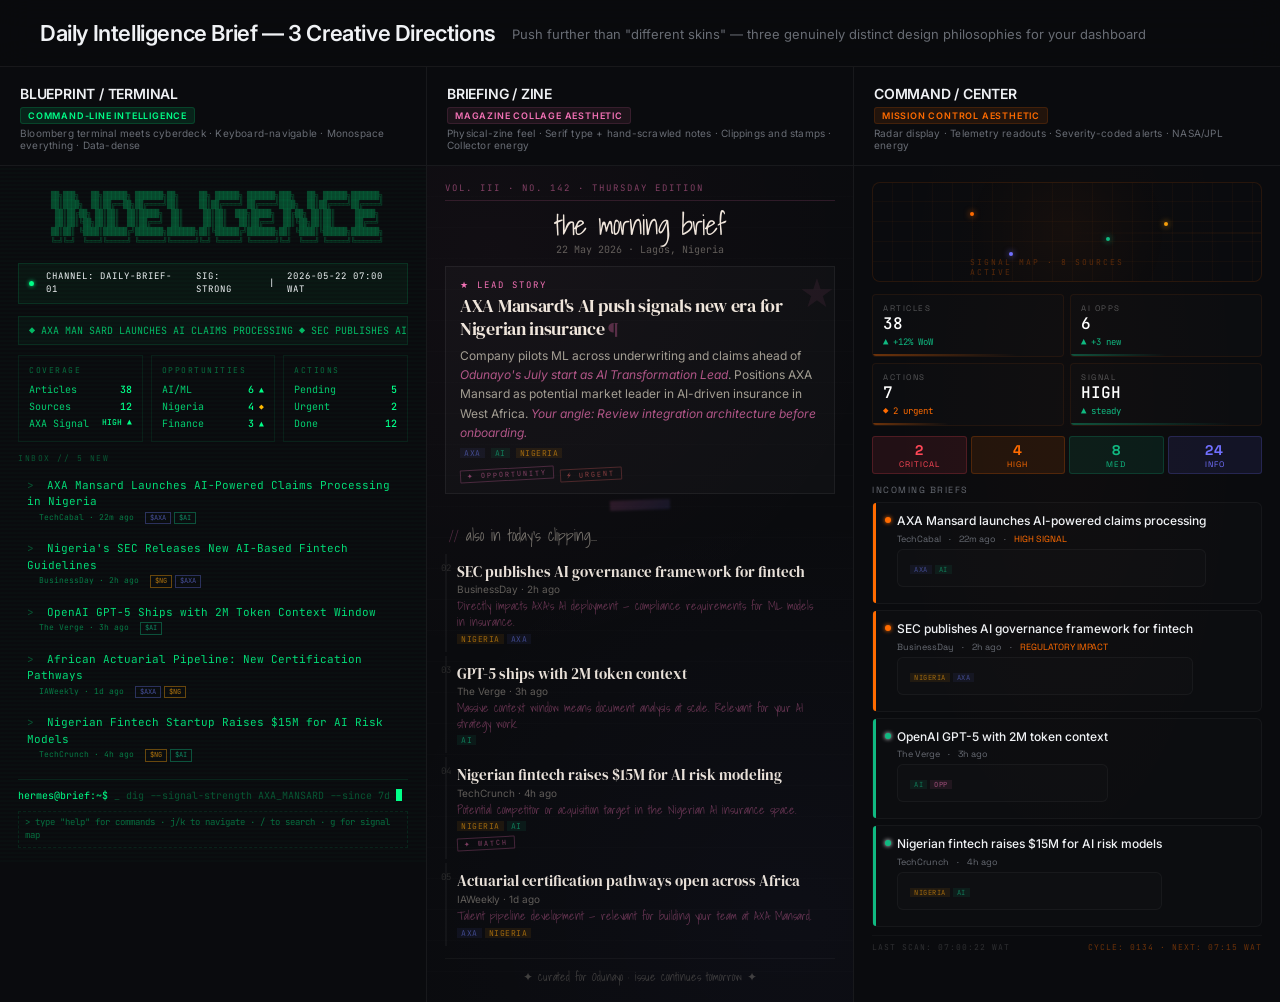
<file: design-directions-v2.html>
<!DOCTYPE html>
<html lang="en">
<head>
<meta charset="UTF-8">
<meta name="viewport" content="width=device-width, initial-scale=1.0">
<title>Daily Intelligence Brief — 3 Creative Directions</title>
<link href="https://fonts.googleapis.com/css2?family=Inter:wght@300;400;500;600;700&family=DM+Serif+Display:ital@0;1&family=JetBrains+Mono:wght@300;400;500;700&family=Shadows+Into+Light&family=Space+Grotesk:wght@400;500;600;700&family=Syne:wght@400;500;600;700;800&display=swap" rel="stylesheet">
<style>
*, *::before, *::after { box-sizing: border-box; margin: 0; padding: 0; }
:root {
  --bg: #0a0b0e; --panel: #111215; --surface: #18191d;
  --hover: #212226; --border: rgba(255,255,255,0.06);
  --text: #f0f2f5; --text-secondary: #a0a5b0; --text-tertiary: #686c74;
  --accent: #7170ff; --accent-hover: #8b8aff;
  --font: 'Inter', system-ui, sans-serif;
  --font-serif: 'DM Serif Display', Georgia, serif;
  --font-mono: 'JetBrains Mono', monospace;
  --font-display: 'Syne', sans-serif;
  --font-grotesk: 'Space Grotesk', sans-serif;
  --font-hand: 'Shadows Into Light', cursive;
}
body { font-family: var(--font); background: var(--bg); color: var(--text); min-height: 100vh; }
.page-header {
  position: sticky; top: 0; z-index: 100;
  background: rgba(10,11,14,0.85); backdrop-filter: blur(16px);
  border-bottom: 1px solid var(--border);
  padding: 20px 40px; display: flex; align-items: center; gap: 16px;
}
.page-header h1 { font-size: 22px; font-weight: 600; letter-spacing: -0.4px; }
.page-header .sub { color: var(--text-tertiary); font-size: 13px; margin-top: 2px; }
.badge { font-size: 10px; padding: 2px 8px; border-radius: 3px; font-weight: 600; text-transform: uppercase; letter-spacing: 0.5px; }

.directions { display: flex; gap: 0; min-height: calc(100vh - 80px); }
.direction { flex: 1; border-right: 1px solid var(--border); display: flex; flex-direction: column; min-width: 0; overflow: hidden; }
.direction:last-child { border-right: none; }

.dir-header {
  padding: 18px 20px 14px; border-bottom: 1px solid var(--border); flex-shrink: 0;
}
.dir-header h2 { font-size: 14px; font-weight: 600; letter-spacing: -0.2px; }
.dir-tag { display: inline-block; font-size: 9px; font-weight: 600; text-transform: uppercase; letter-spacing: 0.8px; padding: 2px 7px; border-radius: 3px; margin-top: 5px; }
.dir-sub { font-size: 10px; color: var(--text-tertiary); margin-top: 3px; letter-spacing: 0.2px; }

.dir-content { flex: 1; overflow-y: auto; }
.dir-inner { padding: 16px 18px; }

@media (max-width: 900px) {
  .directions { flex-direction: column; }
  .direction { border-right: none; border-bottom: 1px solid var(--border); }
}

/* ====================================
   DIRECTION 1: BLUEPRINT TERMINAL
   ==================================== */
.tag-terminal { background: rgba(0,255,136,0.1); color: #00ff88; border: 1px solid rgba(0,255,136,0.15); }
.badge-terminal { background: rgba(0,255,136,0.08); color: #00ff88; }

.d1 {
  font-family: var(--font-mono); font-size: 11px; line-height: 1.5;
  position: relative;
}
.d1::before {
  content: ''; position: absolute; inset: 0; pointer-events: none;
  background: repeating-linear-gradient(0deg, transparent, transparent 2px, rgba(0,255,136,0.015) 2px, rgba(0,255,136,0.015) 4px);
}
.d1-statusbar {
  display: flex; align-items: center; gap: 12px;
  padding: 6px 10px; background: rgba(0,255,136,0.04);
  border: 1px solid rgba(0,255,136,0.12);
  font-size: 9px; text-transform: uppercase; letter-spacing: 1px;
  margin-bottom: 12px;
}
.d1-statusbar .dot { width: 5px; height: 5px; border-radius: 50%; }
.d1-statusbar .dot.green { background: #00ff88; box-shadow: 0 0 4px #00ff88; }
.d1-ticker {
  background: rgba(0,255,136,0.03); border: 1px solid rgba(0,255,136,0.1);
  padding: 6px 10px; margin-bottom: 10px;
  display: flex; align-items: center; gap: 8px;
  overflow: hidden; white-space: nowrap;
  font-size: 10px; color: rgba(0,255,136,0.7);
}
.d1-ticker span { animation: ticker 12s linear infinite; }
@keyframes ticker {
  0% { transform: translateX(0); }
  100% { transform: translateX(-100%); }
}
.d1-panes { display: flex; gap: 8px; margin-bottom: 10px; }
.d1-pane {
  flex: 1; border: 1px solid rgba(0,255,136,0.08);
  padding: 8px 10px; position: relative;
}
.d1-pane-title { font-size: 8px; text-transform: uppercase; letter-spacing: 1.5px; color: rgba(0,255,136,0.4); margin-bottom: 6px; }
.d1-stat-line { display: flex; justify-content: space-between; font-size: 10px; color: rgba(0,255,136,0.8); margin-bottom: 2px; }
.d1-stat-val { color: #00ff88; font-weight: 500; }
.d1-stat-trend { font-size: 8px; }
.d1-stat-trend.up { color: #00ff88; }
.d1-stat-trend.warn { color: #ffbb00; }

.d1-cursor { display: inline-block; width: 6px; height: 12px; background: #00ff88; animation: blink 1s step-end infinite; vertical-align: middle; }
@keyframes blink { 50% { opacity: 0; } }

.d1-article { 
  border: 1px solid transparent; padding: 6px 8px; margin-bottom: 2px;
  cursor: pointer; position: relative;
}
.d1-article:hover { background: rgba(0,255,136,0.03); border-color: rgba(0,255,136,0.1); }
.d1-article::before { content: '>'; color: rgba(0,255,136,0.3); margin-right: 6px; }
.d1-art-title { color: rgba(0,255,136,0.85); }
.d1-art-meta { font-size: 8px; color: rgba(0,255,136,0.45); margin-top: 1px; margin-left: 12px; }
.d1-art-tags { display: inline-flex; gap: 3px; margin-left: 6px; }
.d1-tag-terminal {
  font-size: 7px; padding: 0 4px; border: 1px solid;
  text-transform: uppercase;
}
.d1-tag-t-axa { border-color: rgba(94,106,210,0.4); color: rgba(94,106,210,0.7); }
.d1-tag-t-ai { border-color: rgba(16,185,129,0.4); color: rgba(16,185,129,0.7); }
.d1-tag-t-ng { border-color: rgba(245,158,11,0.4); color: rgba(245,158,11,0.7); }

.d1-prompt {
  display: flex; align-items: center; gap: 6px;
  border-top: 1px solid rgba(0,255,136,0.1);
  padding: 8px 0 0; margin-top: 10px;
  font-size: 10px; color: rgba(0,255,136,0.5);
}
.d1-prompt span { color: #00ff88; }

.d1-ascii-logo {
  font-size: 7px; line-height: 1.3; color: rgba(0,255,136,0.25);
  margin-bottom: 8px; text-align: center; white-space: pre;
  font-family: var(--font-mono);
}

/* ====================================
   DIRECTION 2: BRIEFING ZINE
   ==================================== */
.tag-zine { background: rgba(244,114,182,0.08); color: #f472b6; border: 1px solid rgba(244,114,182,0.12); }
.badge-zine { background: rgba(244,114,182,0.08); color: #f472b6; }

.d2 {
  font-family: var(--font-serif); font-size: 14px; color: #e8e0d8;
  background: 
    radial-gradient(circle at 15% 10%, rgba(244,114,182,0.03) 0%, transparent 50%),
    radial-gradient(circle at 85% 90%, rgba(113,112,255,0.03) 0%, transparent 50%);
  position: relative;
}
.d2::before {
  content: ''; position: absolute; inset: 0;
  background-image: 
    repeating-linear-gradient(0deg, transparent, transparent 30px, rgba(255,255,255,0.008) 30px, rgba(255,255,255,0.008) 31px);
  pointer-events: none;
}
.d2-vol {
  font-size: 9px; font-family: var(--font-mono); text-transform: uppercase;
  letter-spacing: 2px; color: rgba(244,114,182,0.5);
  border-bottom: 1px solid rgba(244,114,182,0.15);
  padding-bottom: 6px; margin-bottom: 10px;
}
.d2-masthead {
  font-family: var(--font-hand); font-size: 28px; line-height: 1;
  color: #f0e6dc; text-align: center;
  margin-bottom: 4px; letter-spacing: -1px;
}
.d2-dateline { text-align: center; font-size: 10px; color: rgba(224,216,200,0.4); font-family: var(--font-mono); margin-bottom: 10px; }

.d2-hero {
  position: relative; margin-bottom: 12px;
  border: 1px solid rgba(255,255,255,0.06);
  background: rgba(255,255,255,0.02);
  padding: 12px 14px;
}
.d2-hero::before {
  content: '★'; position: absolute; top: -1px; right: -1px;
  font-size: 40px; color: rgba(244,114,182,0.08);
  font-family: var(--font-serif);
}
.d2-hero-label {
  font-size: 9px; font-family: var(--font-mono); text-transform: uppercase;
  letter-spacing: 2px; color: #f472b6; margin-bottom: 4px;
}
.d2-hero h4 {
  font-family: var(--font-serif); font-size: 18px; font-weight: 400;
  line-height: 1.25; letter-spacing: -0.3px;
  color: #f0e6dc;
}
.d2-hero h4::after { content: ' ¶'; color: rgba(244,114,182,0.3); }
.d2-hero p { font-size: 12px; line-height: 1.6; color: rgba(224,216,200,0.7); margin-top: 6px; font-family: var(--font); }
.d2-hero p em { font-style: italic; color: rgba(244,114,182,0.7); }

.d2-tape {
  width: 60px; height: 10px;
  background: linear-gradient(135deg, rgba(244,114,182,0.15), rgba(113,112,255,0.1));
  margin: -6px auto 8px; border-radius: 1px;
  transform: rotate(-2deg);
  filter: blur(1px);
}

.d2-section-label {
  font-family: var(--font-hand); font-size: 16px;
  color: rgba(224,216,200,0.5); margin: 12px 0 6px;
  position: relative; padding-left: 4px;
}
.d2-section-label::before { content: '// '; color: rgba(244,114,182,0.3); }

.d2-card {
  padding: 8px 10px; margin-bottom: 4px;
  border-left: 2px solid rgba(255,255,255,0.04);
  position: relative; cursor: pointer;
  transition: all 0.15s;
}
.d2-card:hover { border-left-color: rgba(244,114,182,0.3); background: rgba(255,255,255,0.01); }
.d2-card-num {
  position: absolute; left: -6px; top: 8px;
  font-family: var(--font-mono); font-size: 9px;
  color: rgba(224,216,200,0.15);
}
.d2-card-title { font-family: var(--font-serif); font-size: 15px; font-weight: 400; line-height: 1.3; }
.d2-card-meta { font-size: 10px; color: rgba(224,216,200,0.4); font-family: var(--font); margin-top: 2px; }
.d2-card-note {
  font-family: var(--font-hand); font-size: 12px; color: rgba(244,114,182,0.4);
  margin-top: 3px; line-height: 1.3;
}
.d2-stamp {
  display: inline-block; font-size: 7px; font-family: var(--font-mono);
  text-transform: uppercase; letter-spacing: 2px;
  padding: 1px 6px; border: 1px solid; transform: rotate(-3deg);
  margin-top: 4px; border-radius: 1px;
}
.d2-stamp-opp { color: rgba(244,114,182,0.5); border-color: rgba(244,114,182,0.25); }
.d2-stamp-urgent { color: rgba(255,107,107,0.5); border-color: rgba(255,107,107,0.25); }

.d2-tags { display: flex; gap: 3px; margin-top: 4px; }
.d2-tag { font-size: 8px; font-family: var(--font-mono); padding: 0 4px; text-transform: uppercase; letter-spacing: 0.5px; }
.d2-tag-axa { background: rgba(94,106,210,0.08); color: rgba(94,106,210,0.6); }
.d2-tag-ai { background: rgba(16,185,129,0.08); color: rgba(16,185,129,0.6); }
.d2-tag-ng { background: rgba(245,158,11,0.08); color: rgba(245,158,11,0.6); }

.d2-footer {
  margin-top: 12px; padding-top: 8px;
  border-top: 1px solid rgba(255,255,255,0.04);
  font-family: var(--font-hand);
  font-size: 12px; color: rgba(224,216,200,0.25);
  text-align: center;
}

/* ====================================
   DIRECTION 3: COMMAND CENTER
   ==================================== */
.tag-center { background: rgba(255,107,0,0.1); color: #ff6b00; border: 1px solid rgba(255,107,0,0.15); }
.badge-center { background: rgba(255,107,0,0.08); color: #ff6b00; }

.d3 {
  font-family: var(--font-grotesk); font-size: 12px;
  position: relative;
  background: radial-gradient(ellipse at 50% 30%, rgba(255,107,0,0.02) 0%, transparent 60%);
}

.d3-radar {
  position: relative; height: 100px; margin-bottom: 12px;
  border: 1px solid rgba(255,107,0,0.12); border-radius: 8px;
  overflow: hidden;
  background: radial-gradient(circle at 50% 50%, rgba(255,107,0,0.04) 0%, transparent 50%);
}
.d3-radar-grid {
  position: absolute; inset: 0;
  background: 
    repeating-linear-gradient(0deg, transparent, transparent 19px, rgba(255,107,0,0.04) 19px, rgba(255,107,0,0.04) 20px),
    repeating-linear-gradient(90deg, transparent, transparent 19px, rgba(255,107,0,0.04) 19px, rgba(255,107,0,0.04) 20px);
}
.d3-radar-sweep {
  position: absolute; top: 50%; left: 50%; width: 120%;
  height: 2px; background: linear-gradient(90deg, transparent, rgba(255,107,0,0.15));
  transform-origin: left center;
  animation: sweep 4s linear infinite;
}
@keyframes sweep {
  0% { transform: translate(-50%, -50%) rotate(0deg); }
  100% { transform: translate(-50%, -50%) rotate(360deg); }
}
.d3-radar-blip {
  position: absolute; width: 4px; height: 4px; border-radius: 50%;
  box-shadow: 0 0 6px;
}
.d3-blip1 { top: 30%; left: 25%; background: #ff6b00; box-shadow: 0 0 6px #ff6b00; animation: pulse 2s ease-in-out infinite; }
.d3-blip2 { top: 55%; left: 60%; background: #10b981; box-shadow: 0 0 6px #10b981; animation: pulse 2s ease-in-out infinite 0.5s; }
.d3-blip3 { top: 70%; left: 35%; background: #7170ff; box-shadow: 0 0 6px #7170ff; animation: pulse 2s ease-in-out infinite 1s; }
.d3-blip4 { top: 40%; left: 75%; background: #f59e0b; box-shadow: 0 0 6px #f59e0b; animation: pulse 2s ease-in-out infinite 1.5s; }
@keyframes pulse { 0%, 100% { opacity: 0.4; transform: scale(1); } 50% { opacity: 1; transform: scale(1.5); } }

.d3-radar-label {
  position: absolute; bottom: 4px; left: 50%; transform: translateX(-50%);
  font-size: 8px; text-transform: uppercase; letter-spacing: 2px;
  color: rgba(255,107,0,0.3); font-family: var(--font-mono);
}

.d3-telemetry {
  display: grid; grid-template-columns: 1fr 1fr; gap: 6px; margin-bottom: 10px;
}
.d3-tele-item {
  border: 1px solid rgba(255,107,0,0.08); border-radius: 4px;
  padding: 8px 10px; position: relative; overflow: hidden;
  background: rgba(255,255,255,0.01);
}
.d3-tele-item .label {
  font-size: 8px; text-transform: uppercase; letter-spacing: 1.5px;
  color: rgba(255,255,255,0.3);
}
.d3-tele-item .value {
  font-family: var(--font-mono); font-size: 16px; font-weight: 500;
  color: #fff;
}
.d3-tele-item .trend {
  font-size: 9px; font-family: var(--font-mono);
  margin-top: 2px;
}
.d3-trend-up { color: #10b981; }
.d3-trend-warn { color: #ff6b00; }
.d3-trend-urgent { color: #ff4757; }
.d3-tele-bar {
  position: absolute; bottom: 0; left: 0; height: 2px;
  background: linear-gradient(90deg, rgba(255,107,0,0.4), transparent);
}

.d3-priority {
  display: flex; gap: 4px; margin-bottom: 10px;
}
.d3-pri-item {
  flex: 1; padding: 4px 6px; text-align: center;
  border-radius: 3px; font-size: 8px; text-transform: uppercase; letter-spacing: 1px;
}
.d3-pri-critical { background: rgba(255,71,87,0.1); color: #ff4757; border: 1px solid rgba(255,71,87,0.2); }
.d3-pri-high { background: rgba(255,107,0,0.1); color: #ff6b00; border: 1px solid rgba(255,107,0,0.2); }
.d3-pri-med { background: rgba(16,185,129,0.1); color: #10b981; border: 1px solid rgba(16,185,129,0.2); }
.d3-pri-info { background: rgba(113,112,255,0.1); color: #7170ff; border: 1px solid rgba(113,112,255,0.2); }
.d3-pri-count { font-size: 14px; font-weight: 700; display: block; }

.d3-card {
  border: 1px solid rgba(255,255,255,0.04); border-radius: 6px;
  padding: 10px 12px; margin-bottom: 6px;
  background: rgba(255,255,255,0.01); cursor: pointer;
  transition: all 0.15s; position: relative;
}
.d3-card:hover { border-color: rgba(255,107,0,0.15); background: rgba(255,107,0,0.02); }
.d3-card-severity {
  position: absolute; left: 0; top: 0; bottom: 0; width: 3px;
  border-radius: 6px 0 0 6px;
}
.d3-sev-high { background: #ff6b00; }
.d3-sev-med { background: #10b981; }
.d3-sev-info { background: #7170ff; }
.d3-card-header {
  display: flex; align-items: flex-start; gap: 6px;
}
.d3-card-status {
  width: 6px; height: 6px; border-radius: 50%; margin-top: 4px; flex-shrink: 0;
  background: #10b981; box-shadow: 0 0 4px currentColor;
}
.d3-card-status.new { background: #ff6b00; box-shadow: 0 0 4px #ff6b00; animation: pulse 2s ease-in-out infinite; }
.d3-card-title { font-size: 12px; font-weight: 500; line-height: 1.4; font-family: var(--font); }
.d3-card-meta { font-size: 9px; color: var(--text-tertiary); margin-top: 3px; display: flex; gap: 8px; }
.d3-card tags { display: flex; gap: 2px; margin-top: 4px; }
.d3-tag-center {
  font-size: 7px; font-family: var(--font-mono); padding: 0 4px;
  text-transform: uppercase; letter-spacing: 0.5px;
}
.d3-tag-c-axa { background: rgba(94,106,210,0.08); color: rgba(94,106,210,0.6); }
.d3-tag-c-ai { background: rgba(16,185,129,0.08); color: rgba(16,185,129,0.6); }
.d3-tag-c-ng { background: rgba(245,158,11,0.08); color: rgba(245,158,11,0.6); }
.d3-tag-c-opp { background: rgba(244,114,182,0.08); color: rgba(244,114,182,0.6); }

.d3-footer {
  margin-top: 8px; padding-top: 6px;
  border-top: 1px solid rgba(255,255,255,0.03);
  font-size: 8px; font-family: var(--font-mono); color: rgba(255,255,255,0.15);
  display: flex; justify-content: space-between;
  text-transform: uppercase; letter-spacing: 1px;
}
.d3-footer .cycle { color: rgba(255,107,0,0.4); }
</style>
</head>
<body>

<div class="page-header">
  <h1>Daily Intelligence Brief — 3 Creative Directions</h1>
  <div>
    <div class="sub">Push further than "different skins" — three genuinely distinct design philosophies for your dashboard</div>
  </div>
</div>

<div class="directions">

<!-- ======== DIRECTION 1: BLUEPRINT TERMINAL ======== -->
<div class="direction">
  <div class="dir-header">
    <h2>BLUEPRINT / TERMINAL</h2>
    <span class="dir-tag tag-terminal">Command-Line Intelligence</span>
    <div class="dir-sub">Bloomberg terminal meets cyberdeck · Keyboard-navigable · Monospace everything · Data-dense</div>
  </div>
  <div class="dir-content">
    <div class="dir-inner d1">

      <div class="d1-ascii-logo">
  ██╗███╗   ██╗██████╗ ███████╗██╗     ██╗ ██████╗ ███████╗███╗   ██╗ ██████╗███████╗
  ██║████╗  ██║██╔══██╗██╔════╝██║     ██║██╔════╝ ██╔════╝████╗  ██║██╔════╝██╔════╝
  ██║██╔██╗ ██║██║  ██║█████╗  ██║     ██║██║  ███╗█████╗  ██╔██╗ ██║██║     █████╗
  ██║██║╚██╗██║██║  ██║██╔══╝  ██║     ██║██║   ██║██╔══╝  ██║╚██╗██║██║     ██╔══╝
  ██║██║ ╚████║██████╔╝███████╗███████╗██║╚██████╔╝███████╗██║ ╚████║╚██████╗███████╗
  ╚═╝╚═╝  ╚═══╝╚═════╝ ╚══════╝╚══════╝╚═╝ ╚═════╝ ╚══════╝╚═╝  ╚═══╝ ╚═════╝╚══════╝
      </div>

      <div class="d1-statusbar">
        <span class="dot green"></span>
        <span>CHANNEL: DAILY-BRIEF-01</span>
        <span style="flex:1"></span>
        <span>SIG: STRONG</span>
        <span>|</span>
        <span>2026-05-22 07:00 WAT</span>
      </div>

      <div class="d1-ticker">
        <span>◆ AXA MAN SARD LAUNCHES AI CLAIMS PROCESSING ◆ SEC PUBLISHES AI FINTECH GUIDELINES ◆ GPT-5 2M TOKEN CONTEXT SHIPS ◆ AFRICAN ACTUARIAL PARTNERSHIPS OPEN ◆ BTC HOLDS $92K ◆ NGN FLAT ◆</span>
      </div>

      <div class="d1-panes">
        <div class="d1-pane">
          <div class="d1-pane-title">Coverage</div>
          <div class="d1-stat-line"><span>Articles</span><span class="d1-stat-val">38</span></div>
          <div class="d1-stat-line"><span>Sources</span><span class="d1-stat-val">12</span></div>
          <div class="d1-stat-line"><span>AXA Signal</span><span class="d1-stat-val d1-stat-trend up">HIGH ▲</span></div>
        </div>
        <div class="d1-pane">
          <div class="d1-pane-title">Opportunities</div>
          <div class="d1-stat-line"><span>AI/ML</span><span class="d1-stat-val">6<span class="d1-stat-trend up"> ▲</span></span></div>
          <div class="d1-stat-line"><span>Nigeria</span><span class="d1-stat-val">4<span class="d1-stat-trend warn"> ◆</span></span></div>
          <div class="d1-stat-line"><span>Finance</span><span class="d1-stat-val">3<span class="d1-stat-trend up"> ▲</span></span></div>
        </div>
        <div class="d1-pane">
          <div class="d1-pane-title">Actions</div>
          <div class="d1-stat-line"><span>Pending</span><span class="d1-stat-val">5</span></div>
          <div class="d1-stat-line"><span>Urgent</span><span class="d1-stat-val">2</span></div>
          <div class="d1-stat-line"><span>Done</span><span class="d1-stat-val">12</span></div>
        </div>
      </div>

      <div style="font-size:8px;text-transform:uppercase;letter-spacing:1.5px;color:rgba(0,255,136,0.3);margin-bottom:6px;">INBOX // 5 NEW</div>

      <div class="d1-article">
        <span class="d1-art-title">AXA Mansard Launches AI-Powered Claims Processing in Nigeria</span>
        <div class="d1-art-meta">
          <span>TechCabal · 22m ago</span>
          <span class="d1-art-tags">
            <span class="d1-tag-terminal d1-tag-t-axa">$AXA</span>
            <span class="d1-tag-terminal d1-tag-t-ai">$AI</span>
          </span>
        </div>
      </div>

      <div class="d1-article">
        <span class="d1-art-title">Nigeria's SEC Releases New AI-Based Fintech Guidelines</span>
        <div class="d1-art-meta">
          <span>BusinessDay · 2h ago</span>
          <span class="d1-art-tags">
            <span class="d1-tag-terminal d1-tag-t-ng">$NG</span>
            <span class="d1-tag-terminal d1-tag-t-axa">$AXA</span>
          </span>
        </div>
      </div>

      <div class="d1-article">
        <span class="d1-art-title">OpenAI GPT-5 Ships with 2M Token Context Window</span>
        <div class="d1-art-meta">
          <span>The Verge · 3h ago</span>
          <span class="d1-art-tags">
            <span class="d1-tag-terminal d1-tag-t-ai">$AI</span>
          </span>
        </div>
      </div>

      <div class="d1-article">
        <span class="d1-art-title">African Actuarial Pipeline: New Certification Pathways</span>
        <div class="d1-art-meta">
          <span>IAWeekly · 1d ago</span>
          <span class="d1-art-tags">
            <span class="d1-tag-terminal d1-tag-t-axa">$AXA</span>
            <span class="d1-tag-terminal d1-tag-t-ng">$NG</span>
          </span>
        </div>
      </div>

      <div class="d1-article">
        <span class="d1-art-title">Nigerian Fintech Startup Raises $15M for AI Risk Models</span>
        <div class="d1-art-meta">
          <span>TechCrunch · 4h ago</span>
          <span class="d1-art-tags">
            <span class="d1-tag-terminal d1-tag-t-ng">$NG</span>
            <span class="d1-tag-terminal d1-tag-t-ai">$AI</span>
          </span>
        </div>
      </div>

      <div class="d1-prompt">
        <span>hermes@brief:~$</span>
        <span style="color:rgba(0,255,136,0.3);">_ dig --signal-strength AXA_MANSARD --since 7d</span>
        <span class="d1-cursor"></span>
      </div>

      <div style="margin-top:8px;padding:4px 6px;border:1px dashed rgba(0,255,136,0.1);font-size:9px;color:rgba(0,255,136,0.4);">
        > type "help" for commands · j/k to navigate · / to search · g for signal map
      </div>

    </div>
  </div>
</div>

<!-- ======== DIRECTION 2: BRIEFING ZINE ======== -->
<div class="direction">
  <div class="dir-header">
    <h2>BRIEFING / ZINE</h2>
    <span class="dir-tag tag-zine">Magazine Collage Aesthetic</span>
    <div class="dir-sub">Physical-zine feel · Serif type + hand-scrawled notes · Clippings and stamps · Collector energy</div>
  </div>
  <div class="dir-content">
    <div class="dir-inner d2">

      <div class="d2-vol">Vol. III · No. 142 · Thursday Edition</div>
      <div class="d2-masthead">the morning brief</div>
      <div class="d2-dateline">22 May 2026 · Lagos, Nigeria</div>

      <div class="d2-hero">
        <div class="d2-hero-label">★ Lead Story</div>
        <h4>AXA Mansard's AI push signals new era for Nigerian insurance</h4>
        <p>Company pilots ML across underwriting and claims ahead of <em>Odunayo's July start as AI Transformation Lead</em>. Positions AXA Mansard as potential market leader in AI-driven insurance in West Africa. <em>Your angle: Review integration architecture before onboarding.</em></p>
        <div style="display:flex;gap:6px;margin-top:6px;">
          <span class="d2-tag d2-tag-axa">AXA</span>
          <span class="d2-tag d2-tag-ai">AI</span>
          <span class="d2-tag d2-tag-ng">Nigeria</span>
        </div>
        <div style="margin-top:6px;display:flex;gap:6px;">
          <span class="d2-stamp d2-stamp-opp">✦ OPPORTUNITY</span>
          <span class="d2-stamp d2-stamp-urgent">⚡ URGENT</span>
        </div>
      </div>

      <div class="d2-tape"></div>

      <div class="d2-section-label">also in today's clipping...</div>

      <div class="d2-card">
        <span class="d2-card-num">02</span>
        <div class="d2-card-title">SEC publishes AI governance framework for fintech</div>
        <div class="d2-card-meta">BusinessDay · 2h ago</div>
        <div class="d2-card-note">Directly impacts AXA's AI deployment — compliance requirements for ML models in insurance.</div>
        <div class="d2-tags">
          <span class="d2-tag d2-tag-ng">Nigeria</span>
          <span class="d2-tag d2-tag-axa">AXA</span>
        </div>
      </div>

      <div class="d2-card">
        <span class="d2-card-num">03</span>
        <div class="d2-card-title">GPT-5 ships with 2M token context</div>
        <div class="d2-card-meta">The Verge · 3h ago</div>
        <div class="d2-card-note">Massive context window means document analysis at scale. Relevant for your AI strategy work.</div>
        <div class="d2-tags">
          <span class="d2-tag d2-tag-ai">AI</span>
        </div>
      </div>

      <div class="d2-card">
        <span class="d2-card-num">04</span>
        <div class="d2-card-title">Nigerian fintech raises $15M for AI risk modeling</div>
        <div class="d2-card-meta">TechCrunch · 4h ago</div>
        <div class="d2-card-note">Potential competitor or acquisition target in the Nigerian AI insurance space.</div>
        <div class="d2-tags">
          <span class="d2-tag d2-tag-ng">Nigeria</span>
          <span class="d2-tag d2-tag-ai">AI</span>
        </div>
        <span class="d2-stamp d2-stamp-opp" style="margin-top:4px;">✦ WATCH</span>
      </div>

      <div class="d2-card">
        <span class="d2-card-num">05</span>
        <div class="d2-card-title">Actuarial certification pathways open across Africa</div>
        <div class="d2-card-meta">IAWeekly · 1d ago</div>
        <div class="d2-card-note">Talent pipeline development — relevant for building your team at AXA Mansard.</div>
        <div class="d2-tags">
          <span class="d2-tag d2-tag-axa">AXA</span>
          <span class="d2-tag d2-tag-ng">Nigeria</span>
        </div>
      </div>

      <div class="d2-footer">
        ✦ curated for Odunayo · issue continues tomorrow ✦
      </div>

    </div>
  </div>
</div>

<!-- ======== DIRECTION 3: COMMAND CENTER ======== -->
<div class="direction">
  <div class="dir-header">
    <h2>COMMAND / CENTER</h2>
    <span class="dir-tag tag-center">Mission Control Aesthetic</span>
    <div class="dir-sub">Radar display · Telemetry readouts · Severity-coded alerts · NASA/JPL energy</div>
  </div>
  <div class="dir-content">
    <div class="dir-inner d3">

      <div class="d3-radar">
        <div class="d3-radar-grid"></div>
        <div class="d3-radar-sweep"></div>
        <div class="d3-radar-blip d3-blip1"></div>
        <div class="d3-radar-blip d3-blip2"></div>
        <div class="d3-radar-blip d3-blip3"></div>
        <div class="d3-radar-blip d3-blip4"></div>
        <div class="d3-radar-label">SIGNAL MAP · 8 SOURCES ACTIVE</div>
      </div>

      <div class="d3-telemetry">
        <div class="d3-tele-item">
          <div class="label">Articles</div>
          <div class="value">38</div>
          <div class="trend d3-trend-up">▲ +12% WoW</div>
          <div class="d3-tele-bar" style="width:76%;"></div>
        </div>
        <div class="d3-tele-item">
          <div class="label">AI Opps</div>
          <div class="value">6</div>
          <div class="trend d3-trend-up">▲ +3 new</div>
          <div class="d3-tele-bar" style="width:50%;background:linear-gradient(90deg,rgba(16,185,129,0.4),transparent);"></div>
        </div>
        <div class="d3-tele-item">
          <div class="label">Actions</div>
          <div class="value">7</div>
          <div class="trend d3-trend-warn">◆ 2 urgent</div>
          <div class="d3-tele-bar" style="width:40%;background:linear-gradient(90deg,rgba(255,107,0,0.4),transparent);"></div>
        </div>
        <div class="d3-tele-item">
          <div class="label">Signal</div>
          <div class="value">HIGH</div>
          <div class="trend d3-trend-up">▲ steady</div>
          <div class="d3-tele-bar" style="width:85%;background:linear-gradient(90deg,rgba(16,185,129,0.4),transparent);"></div>
        </div>
      </div>

      <div class="d3-priority">
        <div class="d3-pri-item d3-pri-critical">
          <span class="d3-pri-count">2</span>
          CRITICAL
        </div>
        <div class="d3-pri-item d3-pri-high">
          <span class="d3-pri-count">4</span>
          HIGH
        </div>
        <div class="d3-pri-item d3-pri-med">
          <span class="d3-pri-count">8</span>
          MED
        </div>
        <div class="d3-pri-item d3-pri-info">
          <span class="d3-pri-count">24</span>
          INFO
        </div>
      </div>

      <div style="font-size:9px;text-transform:uppercase;letter-spacing:1.5px;color:var(--text-tertiary);margin-bottom:6px;">INCOMING BRIEFS</div>

      <div class="d3-card">
        <div class="d3-card-severity d3-sev-high"></div>
        <div class="d3-card-header">
          <div class="d3-card-status new"></div>
          <div>
            <div class="d3-card-title">AXA Mansard launches AI-powered claims processing</div>
            <div class="d3-card-meta">
              <span>TechCabal</span>
              <span>·</span>
              <span>22m ago</span>
              <span>·</span>
              <span style="color:#ff6b00;">HIGH SIGNAL</span>
            </div>
            <div class="d3-card tags" style="margin-top:4px;">
              <span class="d3-tag-center d3-tag-c-axa">AXA</span>
              <span class="d3-tag-center d3-tag-c-ai">AI</span>
            </div>
          </div>
        </div>
      </div>

      <div class="d3-card">
        <div class="d3-card-severity d3-sev-high"></div>
        <div class="d3-card-header">
          <div class="d3-card-status new"></div>
          <div>
            <div class="d3-card-title">SEC publishes AI governance framework for fintech</div>
            <div class="d3-card-meta">
              <span>BusinessDay</span>
              <span>·</span>
              <span>2h ago</span>
              <span>·</span>
              <span style="color:#ff6b00;">REGULATORY IMPACT</span>
            </div>
            <div class="d3-card tags" style="margin-top:4px;">
              <span class="d3-tag-center d3-tag-c-ng">Nigeria</span>
              <span class="d3-tag-center d3-tag-c-axa">AXA</span>
            </div>
          </div>
        </div>
      </div>

      <div class="d3-card">
        <div class="d3-card-severity d3-sev-med"></div>
        <div class="d3-card-header">
          <div class="d3-card-status" style="background:#10b981;"></div>
          <div>
            <div class="d3-card-title">OpenAI GPT-5 with 2M token context</div>
            <div class="d3-card-meta">
              <span>The Verge</span>
              <span>·</span>
              <span>3h ago</span>
            </div>
            <div class="d3-card tags" style="margin-top:4px;">
              <span class="d3-tag-center d3-tag-c-ai">AI</span>
              <span class="d3-tag-center d3-tag-c-opp">OPP</span>
            </div>
          </div>
        </div>
      </div>

      <div class="d3-card">
        <div class="d3-card-severity d3-sev-med"></div>
        <div class="d3-card-header">
          <div class="d3-card-status" style="background:#10b981;"></div>
          <div>
            <div class="d3-card-title">Nigerian fintech raises $15M for AI risk models</div>
            <div class="d3-card-meta">
              <span>TechCrunch</span>
              <span>·</span>
              <span>4h ago</span>
            </div>
            <div class="d3-card tags" style="margin-top:4px;">
              <span class="d3-tag-center d3-tag-c-ng">Nigeria</span>
              <span class="d3-tag-center d3-tag-c-ai">AI</span>
            </div>
          </div>
        </div>
      </div>

      <div class="d3-footer">
        <span>last scan: 07:00:22 WAT</span>
        <span class="cycle">cycle: 0134 · next: 07:15 WAT</span>
      </div>

    </div>
  </div>
</div>

</div>
</body>
</html>
</file>
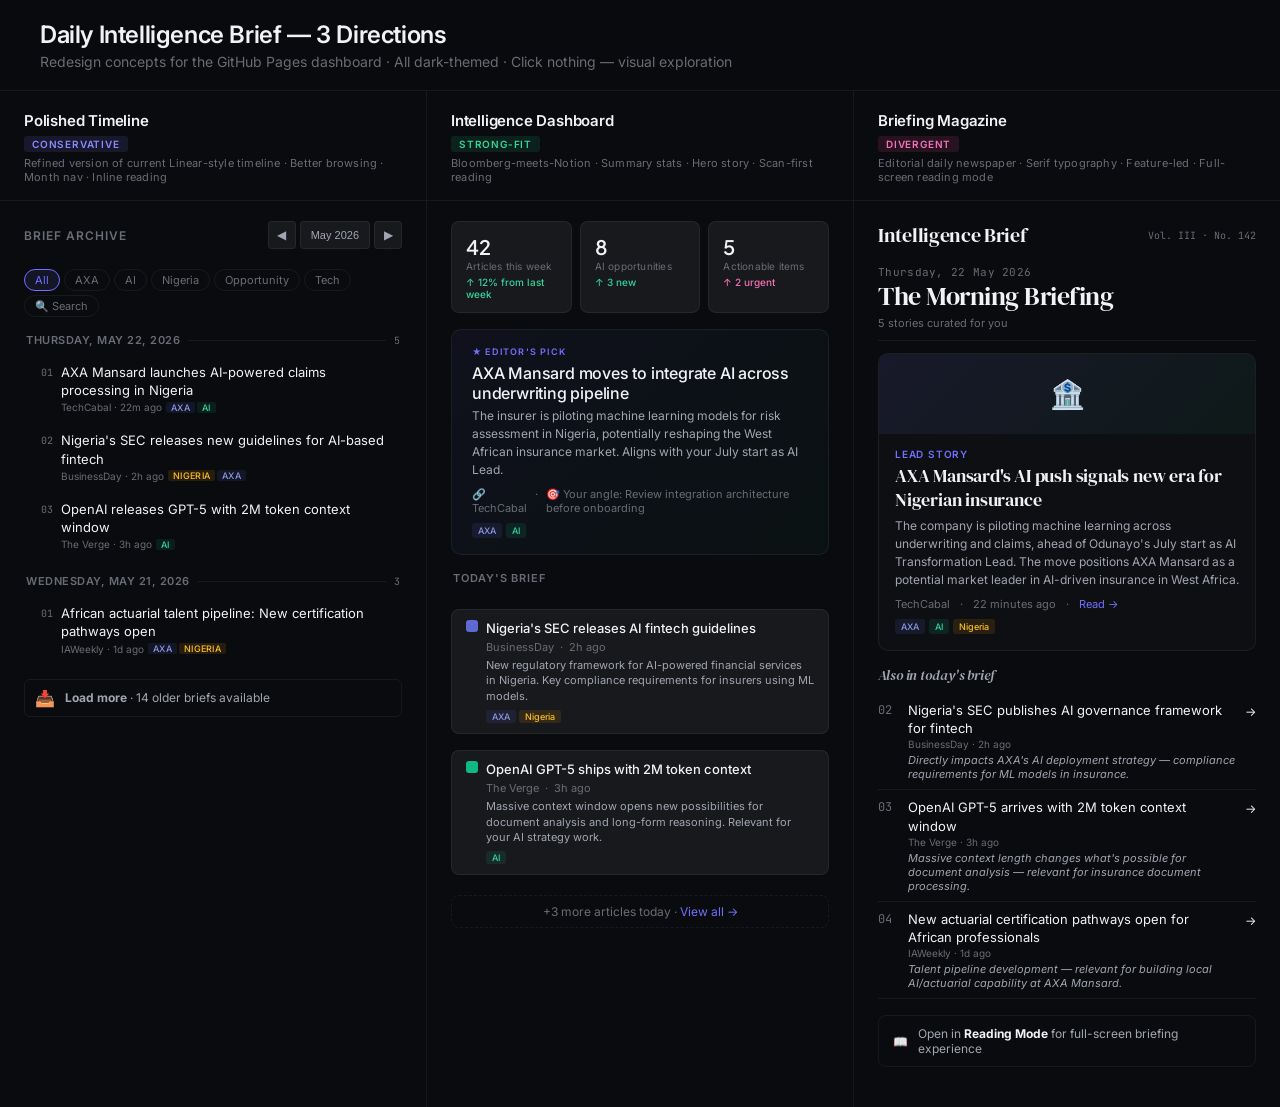
<file: design-directions.html>
<!DOCTYPE html>
<html lang="en">
<head>
<meta charset="UTF-8">
<meta name="viewport" content="width=device-width, initial-scale=1.0">
<title>Daily Intelligence Brief — 3 Directions</title>
<link href="https://fonts.googleapis.com/css2?family=Inter:wght@300;400;500;510;600;700&family=DM+Serif+Display:ital@0;1&family=JetBrains+Mono:wght@400;500&family=Plus+Jakarta+Sans:wght@400;500;600;700;800&display=swap" rel="stylesheet">
<style>
*, *::before, *::after { box-sizing: border-box; margin: 0; padding: 0; }
:root {
  --bg: #0a0b0e;
  --panel: #111215;
  --surface: #18191d;
  --hover: #212226;
  --border: rgba(255,255,255,0.06);
  --text: #f0f2f5;
  --text-secondary: #a0a5b0;
  --text-tertiary: #686c74;
  --accent: #7170ff;
  --accent-hover: #8b8aff;
  --font: 'Inter', system-ui, sans-serif;
  --font-serif: 'DM Serif Display', Georgia, serif;
  --font-display: 'Plus Jakarta Sans', system-ui, sans-serif;
}
body { font-family: var(--font); background: var(--bg); color: var(--text); min-height: 100vh; padding: 0; }
.page-header {
  position: sticky; top: 0; z-index: 100;
  background: rgba(10,11,14,0.85); backdrop-filter: blur(16px);
  border-bottom: 1px solid var(--border);
  padding: 20px 40px;
}
.page-header h1 { font-size: 24px; font-weight: 600; letter-spacing: -0.4px; }
.page-header p { color: var(--text-tertiary); font-size: 14px; margin-top: 4px; }
.directions { display: flex; gap: 0; min-height: calc(100vh - 90px); }
.direction {
  flex: 1; border-right: 1px solid var(--border);
  display: flex; flex-direction: column; min-width: 0;
}
.direction:last-child { border-right: none; }
.dir-header {
  padding: 20px 24px 16px;
  border-bottom: 1px solid var(--border);
  flex-shrink: 0;
}
.dir-header h2 { font-size: 15px; font-weight: 600; letter-spacing: -0.2px; }
.dir-header .tag {
  display: inline-block; font-size: 10px; font-weight: 600;
  text-transform: uppercase; letter-spacing: 0.8px;
  padding: 2px 8px; border-radius: 3px; margin-top: 6px;
}
.tag-conservative { background: rgba(113,112,255,0.12); color: #8b8aff; }
.tag-strong { background: rgba(16,185,129,0.12); color: #34d399; }
.tag-divergent { background: rgba(236,72,153,0.12); color: #f472b6; }
.dir-sub { font-size: 11px; color: var(--text-tertiary); margin-top: 4px; letter-spacing: 0.2px; }
.dir-content {
  flex: 1; padding: 0; overflow-y: auto;
}
.dir-content-inner { padding: 20px 24px; }

/* ======= Direction 1 — Polished Timeline ======= */
.d1-header {
  display: flex; align-items: center; justify-content: space-between;
  margin-bottom: 20px;
}
.d1-header h3 { font-size: 12px; font-weight: 600; text-transform: uppercase; letter-spacing: 1px; color: var(--text-tertiary); }
.d1-nav { display: flex; gap: 4px; }
.d1-nav button {
  background: var(--surface); border: 1px solid var(--border);
  color: var(--text-secondary); width: 28px; height: 28px;
  border-radius: 4px; font-size: 12px; cursor: pointer;
  display: flex; align-items: center; justify-content: center;
}
.d1-nav button:hover { background: var(--hover); color: var(--text); }
.d1-filters { display: flex; gap: 4px; flex-wrap: wrap; margin-bottom: 16px; }
.d1-filter {
  font-size: 11px; padding: 3px 10px; border-radius: 999px;
  border: 1px solid var(--border); background: transparent;
  color: var(--text-tertiary); cursor: pointer; font-family: var(--font);
  transition: all 0.15s;
}
.d1-filter:hover { border-color: rgba(255,255,255,0.15); color: var(--text-secondary); }
.d1-filter.active { background: rgba(113,112,255,0.1); border-color: var(--accent); color: var(--accent); }
.d1-day { margin-bottom: 16px; }
.d1-day-header {
  display: flex; align-items: center; gap: 8px; margin-bottom: 8px; padding: 0 2px;
}
.d1-day-date { font-size: 11px; font-weight: 600; color: var(--text-tertiary); letter-spacing: 0.5px; text-transform: uppercase; }
.d1-day-line { flex: 1; height: 1px; background: var(--border); }
.d1-day-count { font-size: 10px; color: var(--text-tertiary); font-family: 'JetBrains Mono', monospace; }
.d1-article {
  border: 1px solid transparent; border-radius: 6px;
  margin-bottom: 2px; cursor: pointer;
  transition: all 0.15s;
}
.d1-article:hover { background: rgba(255,255,255,0.015); border-color: var(--border); }
.d1-article-inner { display: flex; align-items: flex-start; gap: 8px; padding: 7px 10px; }
.d1-art-number {
  font-size: 10px; color: var(--text-tertiary);
  font-family: 'JetBrains Mono', monospace; margin-top: 3px;
  min-width: 18px; text-align: right;
}
.d1-art-content { flex: 1; min-width: 0; }
.d1-art-title { font-size: 13px; font-weight: 400; color: var(--text); line-height: 1.4; }
.d1-art-meta { display: flex; align-items: center; gap: 4px; margin-top: 2px; flex-wrap: wrap; }
.d1-art-source { font-size: 10px; color: var(--text-tertiary); }
.d1-art-tags { display: flex; gap: 2px; }
.d1-tag {
  font-size: 9px; font-weight: 500; padding: 0 5px; border-radius: 2px;
  text-transform: uppercase; letter-spacing: 0.3px;
}
.d1-tag-axa { background: rgba(94,106,210,0.12); color: #8b97e0; }
.d1-tag-ai { background: rgba(16,185,129,0.12); color: #34d399; }
.d1-tag-nigeria { background: rgba(245,158,11,0.12); color: #fbbf24; }

/* ======= Direction 2 — Intelligence Dashboard ======= */
.d2-grid { display: flex; flex-direction: column; gap: 16px; }
.d2-hero {
  background: linear-gradient(135deg, rgba(113,112,255,0.06), rgba(16,185,129,0.04));
  border: 1px solid var(--border); border-radius: 10px;
  padding: 16px 20px;
}
.d2-hero-label { font-size: 9px; font-weight: 600; text-transform: uppercase; letter-spacing: 1.2px; color: var(--accent); margin-bottom: 6px; }
.d2-hero h4 { font-size: 16px; font-weight: 510; letter-spacing: -0.2px; margin-bottom: 4px; }
.d2-hero p { font-size: 12px; color: var(--text-secondary); line-height: 1.5; }
.d2-hero-meta { display: flex; gap: 8px; margin-top: 8px; font-size: 11px; color: var(--text-tertiary); }
.d2-stats {
  display: grid; grid-template-columns: 1fr 1fr 1fr; gap: 8px;
}
.d2-stat {
  background: var(--surface); border: 1px solid var(--border);
  border-radius: 8px; padding: 12px 14px;
}
.d2-stat-value { font-size: 20px; font-weight: 600; letter-spacing: -0.3px; font-family: var(--font-display); }
.d2-stat-label { font-size: 10px; color: var(--text-tertiary); margin-top: 1px; letter-spacing: 0.2px; }
.d2-stat-trend {
  font-size: 10px; font-weight: 500; margin-top: 4px;
}
.d2-trend-up { color: #34d399; }
.d2-section-label {
  font-size: 11px; font-weight: 600; text-transform: uppercase;
  letter-spacing: 0.8px; color: var(--text-tertiary);
  margin-bottom: 8px; padding: 0 2px;
}
.d2-card {
  background: var(--surface); border: 1px solid var(--border);
  border-radius: 8px; padding: 10px 14px; cursor: pointer;
  transition: all 0.15s;
}
.d2-card:hover { border-color: rgba(255,255,255,0.12); background: var(--hover); }
.d2-card-title { font-size: 13px; font-weight: 500; }
.d2-card-meta { display: flex; align-items: center; gap: 6px; margin-top: 4px; font-size: 11px; color: var(--text-tertiary); }
.d2-card-summary { font-size: 11px; color: var(--text-secondary); margin-top: 4px; line-height: 1.4; }
.d2-card-tags { display: flex; gap: 3px; margin-top: 6px; }
.d2-tag { font-size: 9px; padding: 1px 6px; border-radius: 3px; font-weight: 500; }
.d2-source-dot { width: 12px; height: 12px; border-radius: 3px; flex-shrink: 0; }
.d2-source-axa { background: #5e6ad2; }
.d2-source-ai { background: #10b981; }
.d2-source-nigeria { background: #f59e0b; }

/* ======= Direction 3 — Briefing Magazine ======= */
.d3-pub { margin-bottom: 20px; }
.d3-pub-header {
  margin-bottom: 12px; padding-bottom: 10px;
  border-bottom: 1px solid var(--border);
}
.d3-pub-date {
  font-size: 11px; color: var(--text-tertiary);
  font-family: 'JetBrains Mono', monospace; letter-spacing: 0.3px;
}
.d3-pub-title {
  font-family: var(--font-serif);
  font-size: 26px; font-weight: 400; letter-spacing: -0.5px;
  margin-top: 2px; line-height: 1.2;
}
.d3-pub-count { font-size: 11px; color: var(--text-tertiary); margin-top: 4px; }
.d3-featured {
  background: rgba(255,255,255,0.02); border: 1px solid var(--border);
  border-radius: 10px; overflow: hidden; margin-bottom: 14px;
}
.d3-featured-img {
  height: 80px; background: linear-gradient(135deg, rgba(113,112,255,0.1), rgba(16,185,129,0.06));
  display: flex; align-items: center; justify-content: center;
  font-size: 28px;
}
.d3-featured-body { padding: 14px 16px 16px; }
.d3-featured-tag {
  font-size: 10px; font-weight: 600; text-transform: uppercase;
  letter-spacing: 0.8px; color: var(--accent); margin-bottom: 4px;
}
.d3-featured h4 {
  font-family: var(--font-serif);
  font-size: 18px; font-weight: 400; line-height: 1.3;
  letter-spacing: -0.2px;
}
.d3-featured p { font-size: 12px; color: var(--text-secondary); margin-top: 6px; line-height: 1.5; }
.d3-featured-meta { display: flex; gap: 10px; margin-top: 8px; font-size: 11px; color: var(--text-tertiary); }
.d3-section-title {
  font-family: var(--font-serif);
  font-size: 14px; font-style: italic; color: var(--text-secondary);
  margin-bottom: 8px; letter-spacing: -0.1px;
}
.d3-item {
  display: flex; gap: 10px; padding: 8px 0;
  border-bottom: 1px solid var(--border); cursor: pointer;
}
.d3-item:last-child { border-bottom: none; }
.d3-item-num {
  font-size: 12px; color: var(--text-tertiary);
  font-family: 'JetBrains Mono', monospace; margin-top: 1px;
  min-width: 20px;
}
.d3-item-content { flex: 1; }
.d3-item-title { font-size: 13px; font-weight: 400; line-height: 1.4; }
.d3-item-src { font-size: 10px; color: var(--text-tertiary); margin-top: 1px; }
.d3-item-note { font-size: 11px; color: var(--text-secondary); margin-top: 3px; font-style: italic; }
.d3-item-arrow { color: var(--text-quaternary); font-size: 12px; margin-top: 3px; }

/* Responsive */
@media (max-width: 900px) {
  .directions { flex-direction: column; }
  .direction { border-right: none; border-bottom: 1px solid var(--border); }
}

/* Label Bar */
.label-bar { display: flex; gap: 4px; margin-bottom: 12px; }
.label-item { font-size: 9px; padding: 2px 6px; border-radius: 3px; font-weight: 500; }
.label-axa { background: rgba(94,106,210,0.12); color: #8b97e0; }
.label-ai { background: rgba(16,185,129,0.12); color: #34d399; }
.label-ng { background: rgba(245,158,11,0.12); color: #fbbf24; }
.label-opp { background: rgba(236,72,153,0.12); color: #f472b6; }
</style>
</head>
<body>
<div class="page-header">
  <h1>Daily Intelligence Brief — 3 Directions</h1>
  <p>Redesign concepts for the GitHub Pages dashboard · All dark-themed · Click nothing — visual exploration</p>
</div>

<div class="directions">

<!-- ======== Direction 1: Polished Timeline ======== -->
<div class="direction">
  <div class="dir-header">
    <h2>Polished Timeline</h2>
    <span class="tag tag-conservative">Conservative</span>
    <div class="dir-sub">Refined version of current Linear-style timeline · Better browsing · Month nav · Inline reading</div>
  </div>
  <div class="dir-content">
    <div class="dir-content-inner">

      <div class="d1-header">
        <h3>Brief Archive</h3>
        <div class="d1-nav">
          <button>◀</button>
          <button style="width:auto;padding:0 10px;font-size:11px;font-weight:500;">May 2026</button>
          <button>▶</button>
        </div>
      </div>

      <div class="d1-filters">
        <button class="d1-filter active">All</button>
        <button class="d1-filter">AXA</button>
        <button class="d1-filter">AI</button>
        <button class="d1-filter">Nigeria</button>
        <button class="d1-filter">Opportunity</button>
        <button class="d1-filter">Tech</button>
        <div style="flex:1"></div>
        <button class="d1-filter">🔍 Search</button>
      </div>

      <div class="d1-day">
        <div class="d1-day-header">
          <span class="d1-day-date">Thursday, May 22, 2026</span>
          <span class="d1-day-line"></span>
          <span class="d1-day-count">5</span>
        </div>

        <div class="d1-article">
          <div class="d1-article-inner">
            <span class="d1-art-number">01</span>
            <div class="d1-art-content">
              <div class="d1-art-title">AXA Mansard launches AI-powered claims processing in Nigeria</div>
              <div class="d1-art-meta">
                <span class="d1-art-source">TechCabal · 22m ago</span>
                <div class="d1-art-tags">
                  <span class="d1-tag d1-tag-axa">AXA</span>
                  <span class="d1-tag d1-tag-ai">AI</span>
                </div>
              </div>
            </div>
          </div>
        </div>

        <div class="d1-article">
          <div class="d1-article-inner">
            <span class="d1-art-number">02</span>
            <div class="d1-art-content">
              <div class="d1-art-title">Nigeria's SEC releases new guidelines for AI-based fintech</div>
              <div class="d1-art-meta">
                <span class="d1-art-source">BusinessDay · 2h ago</span>
                <div class="d1-art-tags">
                  <span class="d1-tag d1-tag-nigeria">Nigeria</span>
                  <span class="d1-tag d1-tag-axa">AXA</span>
                </div>
              </div>
            </div>
          </div>
        </div>

        <div class="d1-article">
          <div class="d1-article-inner">
            <span class="d1-art-number">03</span>
            <div class="d1-art-content">
              <div class="d1-art-title">OpenAI releases GPT-5 with 2M token context window</div>
              <div class="d1-art-meta">
                <span class="d1-art-source">The Verge · 3h ago</span>
                <div class="d1-art-tags">
                  <span class="d1-tag d1-tag-ai">AI</span>
                </div>
              </div>
            </div>
          </div>
        </div>
      </div>

      <div class="d1-day">
        <div class="d1-day-header">
          <span class="d1-day-date">Wednesday, May 21, 2026</span>
          <span class="d1-day-line"></span>
          <span class="d1-day-count">3</span>
        </div>
        <div class="d1-article">
          <div class="d1-article-inner">
            <span class="d1-art-number">01</span>
            <div class="d1-art-content">
              <div class="d1-art-title">African actuarial talent pipeline: New certification pathways open</div>
              <div class="d1-art-meta">
                <span class="d1-art-source">IAWeekly · 1d ago</span>
                <div class="d1-art-tags">
                  <span class="d1-tag d1-tag-axa">AXA</span>
                  <span class="d1-tag d1-tag-nigeria">Nigeria</span>
                </div>
              </div>
            </div>
          </div>
        </div>
      </div>

      <div style="margin-top:12px;padding:8px 10px;border:1px solid var(--border);border-radius:6px;display:flex;align-items:center;gap:10px;">
        <span style="font-size:16px;">📥</span>
        <div style="flex:1;font-size:12px;color:var(--text-secondary);"><strong>Load more</strong> · 14 older briefs available</div>
      </div>

    </div>
  </div>
</div>

<!-- ======== Direction 2: Intelligence Dashboard ======== -->
<div class="direction">
  <div class="dir-header">
    <h2>Intelligence Dashboard</h2>
    <span class="tag tag-strong">Strong-fit</span>
    <div class="dir-sub">Bloomberg-meets-Notion · Summary stats · Hero story · Scan-first reading</div>
  </div>
  <div class="dir-content">
    <div class="dir-content-inner">
      <div class="d2-grid">

        <div class="d2-stats">
          <div class="d2-stat">
            <div class="d2-stat-value">42</div>
            <div class="d2-stat-label">Articles this week</div>
            <div class="d2-stat-trend d2-trend-up">↑ 12% from last week</div>
          </div>
          <div class="d2-stat">
            <div class="d2-stat-value">8</div>
            <div class="d2-stat-label">AI opportunities</div>
            <div class="d2-stat-trend d2-trend-up">↑ 3 new</div>
          </div>
          <div class="d2-stat">
            <div class="d2-stat-value">5</div>
            <div class="d2-stat-label">Actionable items</div>
            <div class="d2-stat-trend" style="color:#f472b6;">↑ 2 urgent</div>
          </div>
        </div>

        <div class="d2-hero">
          <div class="d2-hero-label">★ Editor's Pick</div>
          <h4>AXA Mansard moves to integrate AI across underwriting pipeline</h4>
          <p>The insurer is piloting machine learning models for risk assessment in Nigeria, potentially reshaping the West African insurance market. Aligns with your July start as AI Lead.</p>
          <div class="d2-hero-meta">
            <span>🔗 TechCabal</span>
            <span>·</span>
            <span>🎯 Your angle: Review integration architecture before onboarding</span>
          </div>
          <div class="label-bar" style="margin-top:8px;margin-bottom:0;">
            <span class="label-item label-axa">AXA</span>
            <span class="label-item label-ai">AI</span>
          </div>
        </div>

        <div class="d2-section-label">Today's Brief</div>

        <div class="d2-card">
          <div style="display:flex;gap:8px;align-items:flex-start;">
            <div class="d2-source-dot d2-source-axa"></div>
            <div style="flex:1;">
              <div class="d2-card-title">Nigeria's SEC releases AI fintech guidelines</div>
              <div class="d2-card-meta">
                <span>BusinessDay</span>
                <span>·</span>
                <span>2h ago</span>
              </div>
              <div class="d2-card-summary">New regulatory framework for AI-powered financial services in Nigeria. Key compliance requirements for insurers using ML models.</div>
              <div class="d2-card-tags">
                <span class="d2-tag label-axa">AXA</span>
                <span class="d2-tag label-ng">Nigeria</span>
              </div>
            </div>
          </div>
        </div>

        <div class="d2-card">
          <div style="display:flex;gap:8px;align-items:flex-start;">
            <div class="d2-source-dot d2-source-ai"></div>
            <div style="flex:1;">
              <div class="d2-card-title">OpenAI GPT-5 ships with 2M token context</div>
              <div class="d2-card-meta">
                <span>The Verge</span>
                <span>·</span>
                <span>3h ago</span>
              </div>
              <div class="d2-card-summary">Massive context window opens new possibilities for document analysis and long-form reasoning. Relevant for your AI strategy work.</div>
              <div class="d2-card-tags">
                <span class="d2-tag label-ai">AI</span>
              </div>
            </div>
          </div>
        </div>

        <div style="margin-top:4px;padding:8px 14px;border:1px dashed var(--border);border-radius:8px;font-size:12px;color:var(--text-tertiary);text-align:center;">
          +3 more articles today · <span style="color:var(--accent);cursor:pointer;">View all →</span>
        </div>

      </div>
    </div>
  </div>
</div>

<!-- ======== Direction 3: Briefing Magazine ======== -->
<div class="direction">
  <div class="dir-header">
    <h2>Briefing Magazine</h2>
    <span class="tag tag-divergent">Divergent</span>
    <div class="dir-sub">Editorial daily newspaper · Serif typography · Feature-led · Full-screen reading mode</div>
  </div>
  <div class="dir-content">
    <div class="dir-content-inner">

      <div style="display:flex;align-items:center;justify-content:space-between;margin-bottom:16px;">
        <span style="font-family:var(--font-serif);font-size:20px;letter-spacing:-0.3px;">Intelligence Brief</span>
        <span style="font-size:10px;color:var(--text-tertiary);font-family:'JetBrains Mono',monospace;">Vol. III · No. 142</span>
      </div>

      <div class="d3-pub">
        <div class="d3-pub-header">
          <div class="d3-pub-date">Thursday, 22 May 2026</div>
          <div class="d3-pub-title">The Morning Briefing</div>
          <div class="d3-pub-count">5 stories curated for you</div>
        </div>

        <div class="d3-featured">
          <div class="d3-featured-img">🏦</div>
          <div class="d3-featured-body">
            <div class="d3-featured-tag">Lead Story</div>
            <h4>AXA Mansard's AI push signals new era for Nigerian insurance</h4>
            <p>The company is piloting machine learning across underwriting and claims, ahead of Odunayo's July start as AI Transformation Lead. The move positions AXA Mansard as a potential market leader in AI-driven insurance in West Africa.</p>
            <div class="d3-featured-meta">
              <span>TechCabal</span>
              <span>·</span>
              <span>22 minutes ago</span>
              <span>·</span>
              <span style="color:var(--accent);">Read →</span>
            </div>
            <div class="label-bar" style="margin-top:8px;margin-bottom:0;">
              <span class="label-item label-axa">AXA</span>
              <span class="label-item label-ai">AI</span>
              <span class="label-item label-ng">Nigeria</span>
            </div>
          </div>
        </div>

        <div class="d3-section-title">Also in today's brief</div>

        <div class="d3-item">
          <span class="d3-item-num">02</span>
          <div class="d3-item-content">
            <div class="d3-item-title">Nigeria's SEC publishes AI governance framework for fintech</div>
            <div class="d3-item-src">BusinessDay · 2h ago</div>
            <div class="d3-item-note">Directly impacts AXA's AI deployment strategy — compliance requirements for ML models in insurance.</div>
          </div>
          <span class="d3-item-arrow">→</span>
        </div>

        <div class="d3-item">
          <span class="d3-item-num">03</span>
          <div class="d3-item-content">
            <div class="d3-item-title">OpenAI GPT-5 arrives with 2M token context window</div>
            <div class="d3-item-src">The Verge · 3h ago</div>
            <div class="d3-item-note">Massive context length changes what's possible for document analysis — relevant for insurance document processing.</div>
          </div>
          <span class="d3-item-arrow">→</span>
        </div>

        <div class="d3-item">
          <span class="d3-item-num">04</span>
          <div class="d3-item-content">
            <div class="d3-item-title">New actuarial certification pathways open for African professionals</div>
            <div class="d3-item-src">IAWeekly · 1d ago</div>
            <div class="d3-item-note">Talent pipeline development — relevant for building local AI/actuarial capability at AXA Mansard.</div>
          </div>
          <span class="d3-item-arrow">→</span>
        </div>

        <div style="margin-top:16px;padding:10px 14px;border:1px solid var(--border);border-radius:8px;display:flex;align-items:center;gap:10px;font-size:12px;">
          <span>📖</span>
          <span style="color:var(--text-secondary);">Open in <strong style="color:var(--text);">Reading Mode</strong> for full-screen briefing experience</span>
        </div>

      </div>

    </div>
  </div>
</div>

</div>
</body>
</html>
</file>
